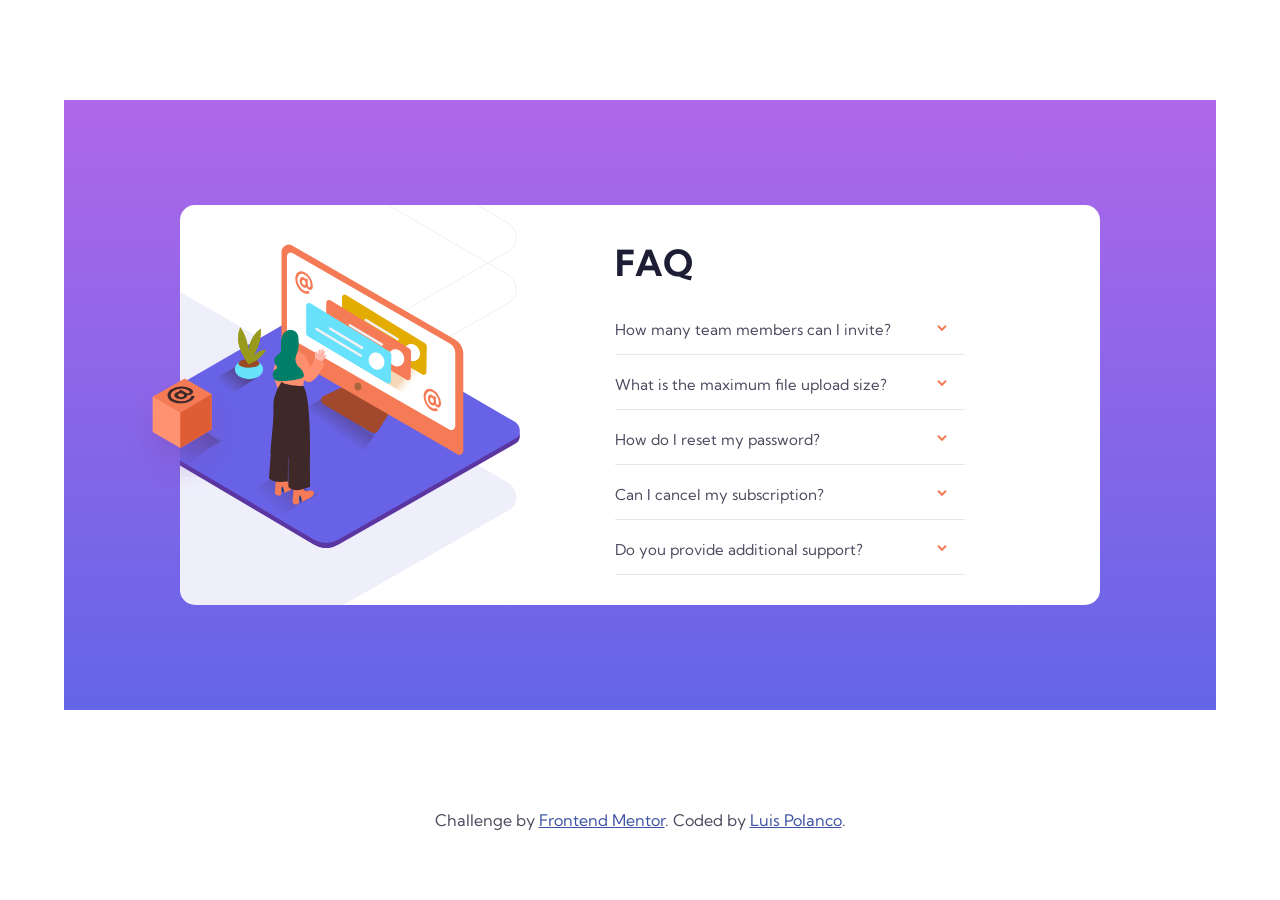
<file: index.html>
<!DOCTYPE html>
<html lang="en">

<head>
  <meta charset="UTF-8">
  <meta name="viewport" content="width=device-width, initial-scale=1.0" />

  <link rel="icon" type="image/png" sizes="32x32" href="./images/favicon-32x32.png" />

  <title>Frontend Mentor | FAQ Accordion Card</title>
  <link rel="stylesheet" type="text/css" href="./styles.css" />
  <link rel="preconnect" href="https://fonts.gstatic.com">
  <link href="https://fonts.googleapis.com/css2?family=Kumbh+Sans&display=swap" rel="stylesheet">
</head>

<body>
  <main>
    <div id="box">
      <div id="background-pattern">
        <img id="pattern" src="./images/bg-pattern-desktop.svg" alt="pattern" />
        <img id="woman" src="./images/illustration-woman-online-desktop.svg" alt="woman" />
      </div>
      <div id="background-responsive">
        <img id="pattern-responsive" src="./images/bg-pattern-mobile.svg" alt="pattern" />
      </div>
      <div id="accordeon">
        <h1>FAQ</h1>
        <div tabindex="1">
          <a>How many team members can I invite? <img src="./images/icon-arrow-down.svg" alt="arrow down"/></a>
          <p>You can invite up to 2 additional users on the Free plan. There is no limit on
            team members for the Premium plan.</p>
          </div>
          <div tabindex="1">
            <a>What is the maximum file upload size? <img src="./images/icon-arrow-down.svg" alt="arrow down"/></a>
            <p>No more than 2GB. All files in your account must fit your allotted storage space.</p>
          </div>
          <div tabindex="1">
            <a>How do I reset my password? <img src="./images/icon-arrow-down.svg" alt="arrow down"/></a>
            <p>Click “Forgot password” from the login page or “Change password” from your profile page.
              A reset link will be emailed to you.</p>
            </div>
            <div tabindex="1">
              <a>Can I cancel my subscription? <img src="./images/icon-arrow-down.svg" alt="arrow down"/></a>
              <p>Yes! Send us a message and we’ll process your request no questions asked.</p>
            </div>
            <div tabindex="1">
              <a>Do you provide additional support? <img src="./images/icon-arrow-down.svg" alt="arrow down"/></a>
              <p>Chat and email support is available 24/7. Phone lines are open during normal business hours.</p>
            </div>
          </div>
          <img src="./images/illustration-box-desktop.svg" id="desk-box" alt="box" />
          <img id="woman-responsive" src="./images/illustration-woman-online-mobile.svg" alt="woman" />
        </div>
      </main>
      
      <footer>
        <p>
      Challenge by <a href="https://www.frontendmentor.io?ref=challenge" target="_blank">Frontend Mentor</a>.
      Coded by <a href="https://github.com/luisPolanco25">Luis Polanco</a>.
    </p>
  </footer>
</body>

</html>
</file>
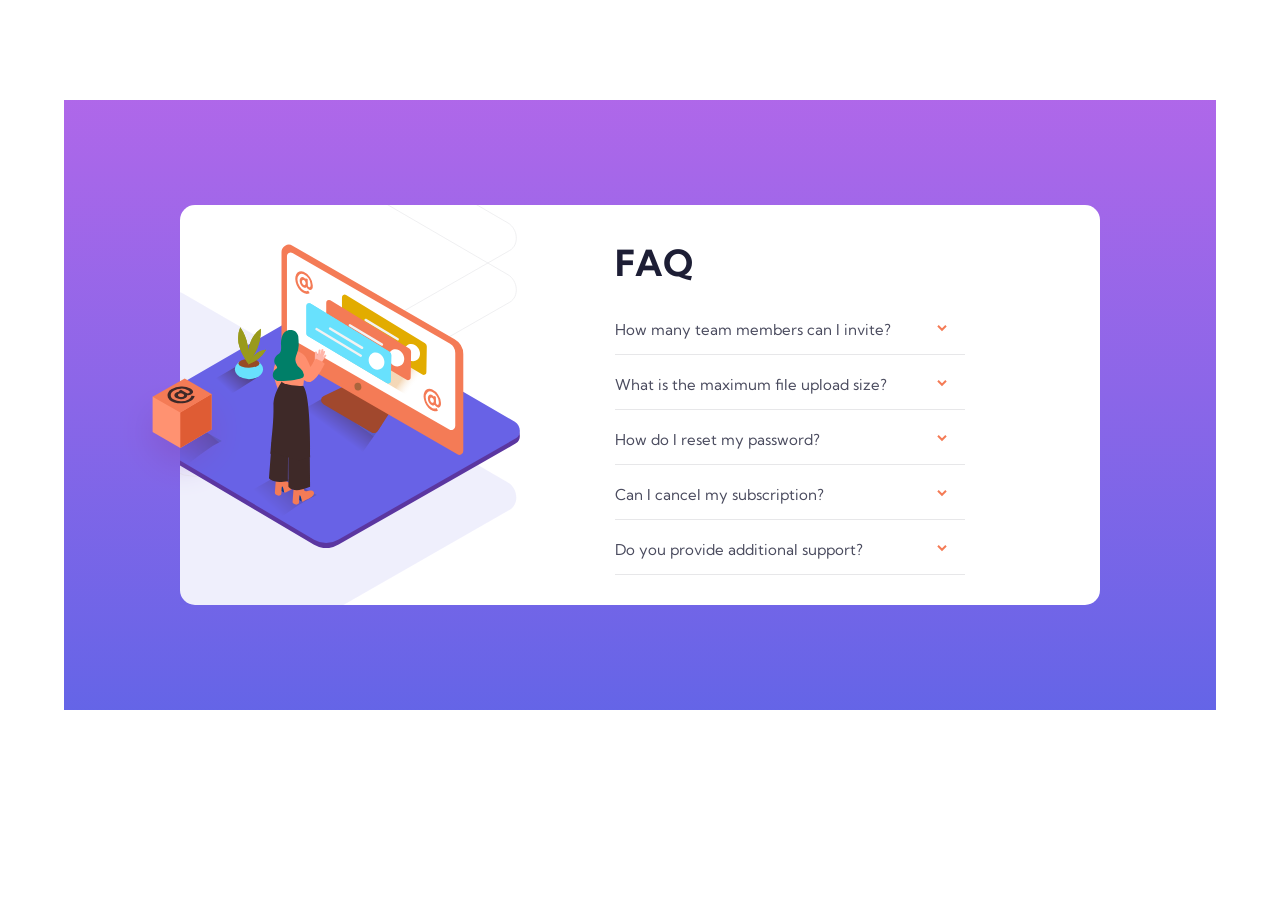
<file: docs/index.html>
<!DOCTYPE html>
<html lang="en">

<head>
  <meta charset="UTF-8">
  <meta name="viewport" content="width=device-width, initial-scale=1.0" />

  <link rel="icon" type="image/png" sizes="32x32" href="./images/favicon-32x32.png" />

  <title>Luis Polanco | FAQ Accordion Card</title>
  <link rel="stylesheet" type="text/css" href="./styles.css" />
  <link rel="preconnect" href="https://fonts.gstatic.com">
  <link href="https://fonts.googleapis.com/css2?family=Kumbh+Sans&display=swap" rel="stylesheet">
</head>

<body>

  <main>
    <div id="box">
      <div id="background-pattern">
        <img id="pattern" src="./images/bg-pattern-desktop.svg" alt="pattern" />
        <img id="woman" src="./images/illustration-woman-online-desktop.svg" alt="woman" />
      </div>
      <div id="background-responsive">
        <img id="pattern-responsive" src="./images/bg-pattern-mobile.svg" alt="pattern" />
      </div>
      <div id="accordeon">
        <h1>FAQ</h1>
        <div tabindex="1">
          <a>How many team members can I invite? <img src="./images/icon-arrow-down.svg" alt="arrow down"/></a>
          <p>You can invite up to 2 additional users on the Free plan. There is no limit on
            team members for the Premium plan.</p>
          </div>
          <div tabindex="1">
            <a>What is the maximum file upload size? <img src="./images/icon-arrow-down.svg" alt="arrow down"/></a>
            <p>No more than 2GB. All files in your account must fit your allotted storage space.</p>
          </div>
          <div tabindex="1">
            <a>How do I reset my password? <img src="./images/icon-arrow-down.svg" alt="arrow down"/></a>
            <p>Click “Forgot password” from the login page or “Change password” from your profile page.
              A reset link will be emailed to you.</p>
            </div>
            <div tabindex="1">
              <a>Can I cancel my subscription? <img src="./images/icon-arrow-down.svg" alt="arrow down"/></a>
              <p>Yes! Send us a message and we’ll process your request no questions asked.</p>
            </div>
            <div tabindex="1">
              <a>Do you provide additional support? <img src="./images/icon-arrow-down.svg" alt="arrow down"/></a>
              <p>Chat and email support is available 24/7. Phone lines are open during normal business hours.</p>
            </div>
          </div>
          <img src="./images/illustration-box-desktop.svg" id="desk-box" alt="box" />
          <img id="woman-responsive" src="./images/illustration-woman-online-mobile.svg" alt="woman" />
        </div>
      </main>
      
</body>

</html>
</file>
<file: styles.css>
* {
    margin: 0;
    padding: 0;
    box-sizing: border-box;
}

html {
    font-size: 12px;
    font-family: 'Kumbh Sans', sans-serif;
    color: hsl(237, 12%, 33%);
    height: 100%;
    width: 100%;
}

body {
    height: 610px;
    width: 100%;
}

main {
    width: 1152px;
    min-width: 1100px;
    height: 100%;
    min-height: 495px;
    margin: 100px auto;
    background: linear-gradient(hsl(273, 75%, 66%), hsl(240, 73%, 65%));
    display: flex;
    align-items: center;
    justify-content: center;
}

#box {
    background-color: white;
    border-radius: 15px;
    width: 70%;
    min-width: 920px;
    height: 65.5%;
    display: flex;
    flex-flow: row nowrap;
    align-items: center;
}

#background-pattern {
    width: 60%;
    height: 100%;
    display: flex;
    flex-flow: column nowrap;
    align-items: center;
    overflow: hidden;
}

#background-pattern img {
    position: relative;
}

#pattern {
    width: 150%;
    min-width: 350px;
    margin-top: -39%;
    margin-right: 98%;
    z-index: 1;
}

#woman {
    width: 90%;
    min-width: 310px;
    margin-top: -99%;
    margin-right: 37%;
    z-index: 2;
}

#desk-box {
    position: relative;
    z-index: 3;
    right: 92.89%;
    bottom: -8.1%;
    width: 126px;
}

#background-responsive,
#woman-responsive {
    display: none;
}

#accordeon {
    position: relative;
    right: 1%;
    top: 2%;
    display: flex;
    flex-flow: column nowrap;
    box-sizing: border-box;
}

#accordeon h1 {
    color: hsl(238, 29%, 16%);
    padding-bottom: 25px;
    font-size: 36px;
    font-weight: 700;
}

#accordeon div {
    border-bottom: 1px solid hsl(240, 5%, 91%);
    margin-bottom: 10px;
    height: 100%;
    width: 350px;
    cursor: pointer;
    outline: none;
}

#accordeon div a {
    display: block;
    width: 100%;
    font-size: 15px;
    padding: 10px 0px 15px 0px;
}

#accordeon div img {
    position: absolute;
    right: 5%;
    margin-top: 5px;
    transition: 0.4s;
}

#accordeon div p {
    display: none;
    margin-bottom: 10px;
    line-height: 1.8;
}

#accordeon div:hover a {
    color: hsl(14, 88%, 65%);
}

#accordeon div:focus a {
    color: hsl(238, 29%, 16%);
    font-weight: 700;
}

#accordeon div:focus img {
    transform: rotate(180deg);
}

#accordeon div:focus p {
    display: block;
}

footer {
    width: 100%;
    font-size: 16px;
    text-align: center;
}

footer p {
    width: 100%;
}

footer a {
    color: hsl(228, 45%, 44%); 
}

footer a:visited {
    color: hsl(228, 45%, 44%); 
}

@media (max-width:750px) {
    html, body {
        width: 100%;
    }
    body {
        min-height: 100%;
    }
    main {
        min-width: 100%;
        max-width: 100%;
        margin: 0px 0px 20px 0px;
        height: 90%;
    }
    #box {
        flex-flow: column nowrap;
        min-height: 501px;
        height: 501px;
        min-width: 338px;
        width: 338px;
        align-items: center;
        margin-top: 40px;
    }

    #background-pattern {
        display: none;
    }

    #desk-box {
        display: none;
    }

    #background-responsive {
        display: block;
        display: flex;
        flex-flow: column nowrap;
        width: 100%;
        align-items: center;
    }

    #woman-responsive {
        display: block;
        position: relative;
        z-index: 2;
        right: 4%;
        bottom: 105%;
    }

    #accordeon {
        width: 100%;
        flex-flow: column nowrap;
        align-items: center;
        margin-top: 5px;
    }

    #accordeon h1 {
        text-align: center;
    }

    #accordeon div {
        width: 70%;
        min-width: 270.8px;
    }

    #accordeon div a {
        font-size: 14px;
    }

    #accordeon div p {
        font-size: 11.5px;
    }

    #accordeon div img {
        right: 8%;
    }


    #footer {
        font-size: 14px;
    }
}
</file>
<file: docs/styles.css>
* {
    margin: 0;
    padding: 0;
    box-sizing: border-box;
}

html {
    font-size: 12px;
    font-family: 'Kumbh Sans', sans-serif;
    color: hsl(237, 12%, 33%);
    height: 100%;
    width: 100%;
}

body {
    height: 610px;
    width: 100%;
}

main {
    width: 1152px;
    min-width: 1100px;
    height: 100%;
    min-height: 495px;
    margin: 100px auto;
    background: linear-gradient(hsl(273, 75%, 66%), hsl(240, 73%, 65%));
    display: flex;
    align-items: center;
    justify-content: center;
}

#box {
    background-color: white;
    border-radius: 15px;
    width: 70%;
    min-width: 920px;
    height: 65.5%;
    display: flex;
    flex-flow: row nowrap;
    align-items: center;
}

#background-pattern {
    width: 60%;
    height: 100%;
    display: flex;
    flex-flow: column nowrap;
    align-items: center;
    overflow: hidden;
}

#background-pattern img {
    position: relative;
}

#pattern {
    width: 150%;
    min-width: 350px;
    margin-top: -39%;
    margin-right: 98%;
    z-index: 1;
}

#woman {
    width: 90%;
    min-width: 310px;
    margin-top: -99%;
    margin-right: 37%;
    z-index: 2;
}

#desk-box {
    position: relative;
    z-index: 3;
    right: 92.89%;
    bottom: -8.1%;
    width: 126px;
}

#background-responsive,
#woman-responsive {
    display: none;
}

#accordeon {
    position: relative;
    right: 1%;
    top: 2%;
    display: flex;
    flex-flow: column nowrap;
    box-sizing: border-box;
}

#accordeon h1 {
    color: hsl(238, 29%, 16%);
    padding-bottom: 25px;
    font-size: 36px;
    font-weight: 700;
}

#accordeon div {
    border-bottom: 1px solid hsl(240, 5%, 91%);
    margin-bottom: 10px;
    height: 100%;
    width: 350px;
    cursor: pointer;
    outline: none;
}

#accordeon div a {
    display: block;
    width: 100%;
    font-size: 15px;
    padding: 10px 0px 15px 0px;
}

#accordeon div img {
    position: absolute;
    right: 5%;
    margin-top: 5px;
    transition: 0.4s;
}

#accordeon div p {
    display: none;
    margin-bottom: 10px;
    line-height: 1.8;
}

#accordeon div:hover a {
    color: hsl(14, 88%, 65%);
}

#accordeon div:focus a {
    color: hsl(238, 29%, 16%);
    font-weight: 700;
}

#accordeon div:focus img {
    transform: rotate(180deg);
}

#accordeon div:focus p {
    display: block;
}

@media (max-width:750px) {
    html, body {
        width: 100%;
    }
    body {
        min-height: 100%;
    }
    main {
        min-width: 100%;
        max-width: 100%;
        margin: 0px 0px 20px 0px;
        height: 90%;
    }
    #box {
        flex-flow: column nowrap;
        min-height: 501px;
        height: 501px;
        min-width: 338px;
        width: 338px;
        align-items: center;
        margin-top: 40%;
        margin-bottom: 20px;
    }

    #background-pattern {
        display: none;
    }

    #desk-box {
        display: none;
    }

    #background-responsive {
        display: block;
        display: flex;
        flex-flow: column nowrap;
        width: 100%;
        align-items: center;
    }

    #woman-responsive {
        display: block;
        position: relative;
        z-index: 2;
        right: 4%;
        bottom: 105%;
    }

    #accordeon {
        width: 100%;
        flex-flow: column nowrap;
        align-items: center;
        margin-top: 5px;
    }

    #accordeon h1 {
        text-align: center;
    }

    #accordeon div {
        width: 70%;
        min-width: 270.8px;
    }

    #accordeon div a {
        font-size: 14px;
    }

    #accordeon div p {
        font-size: 11.5px;
    }

    #accordeon div img {
        right: 8%;
    }

}
</file>
